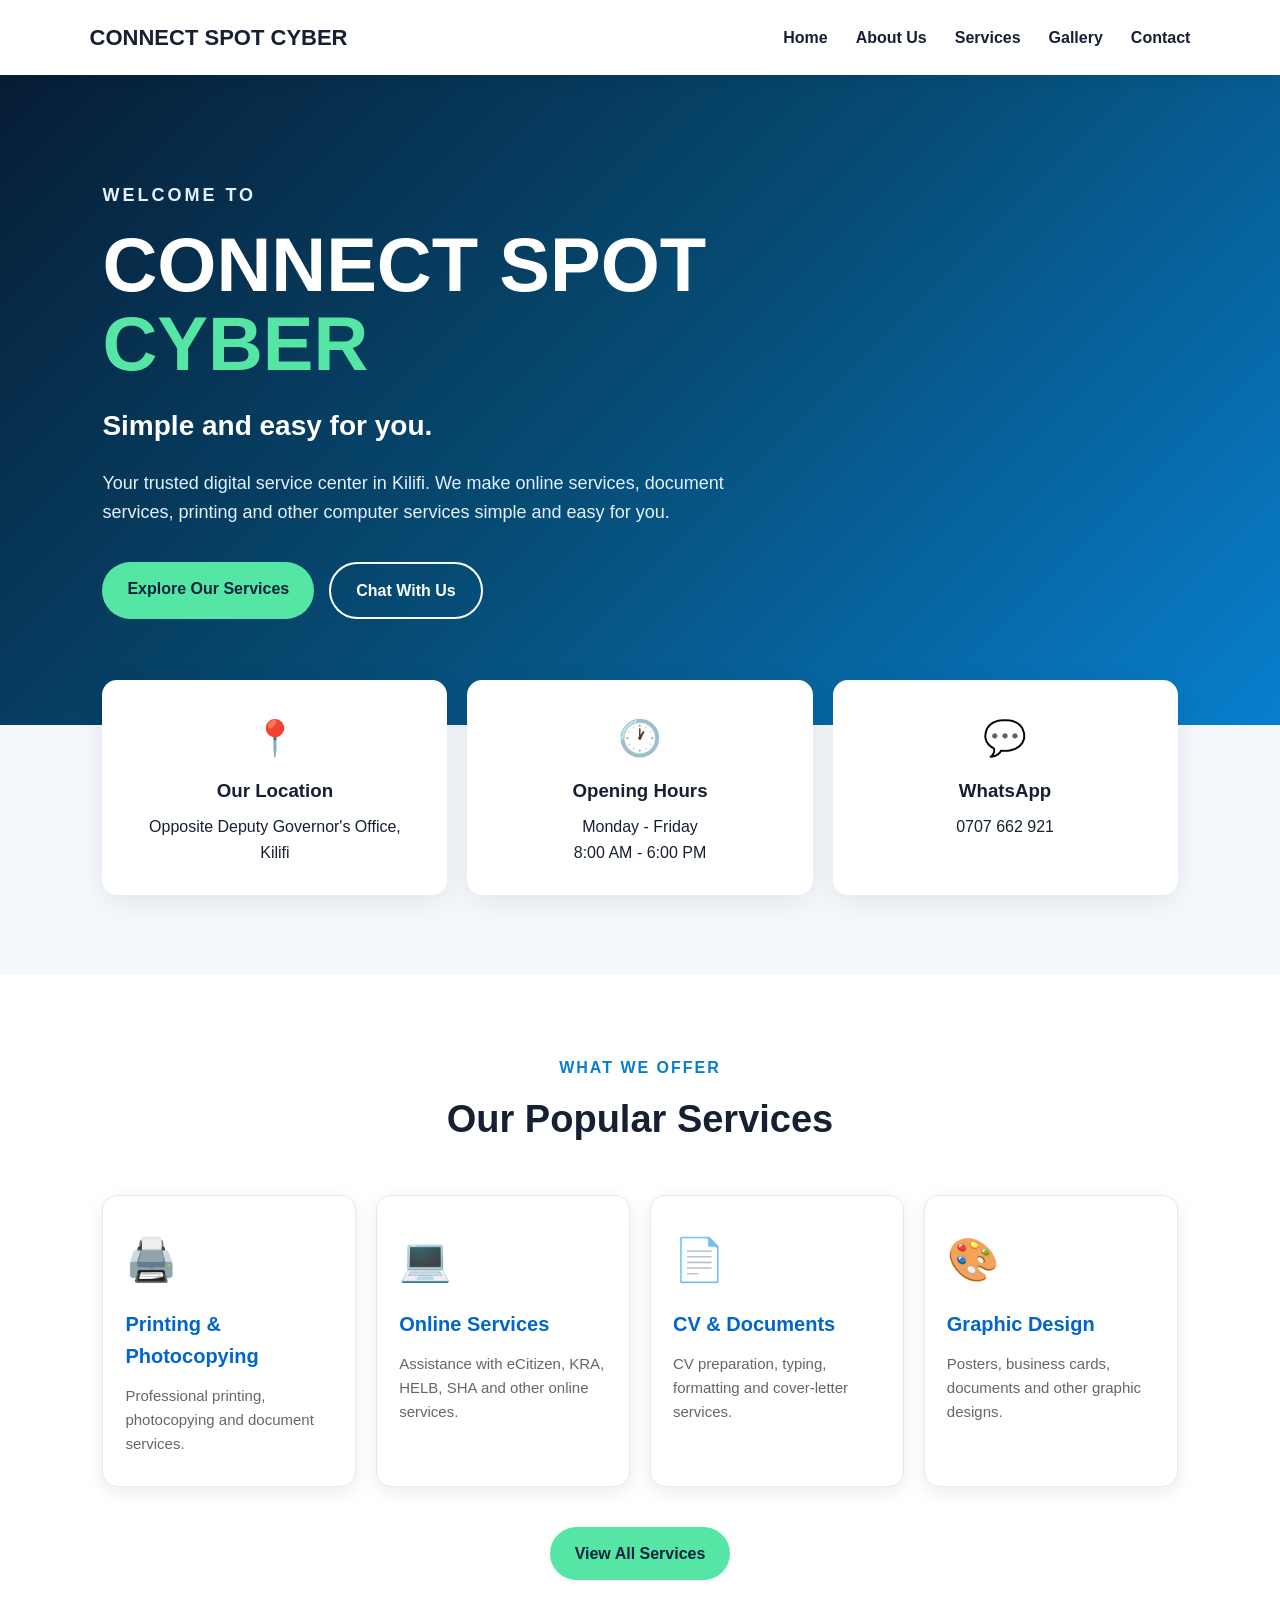
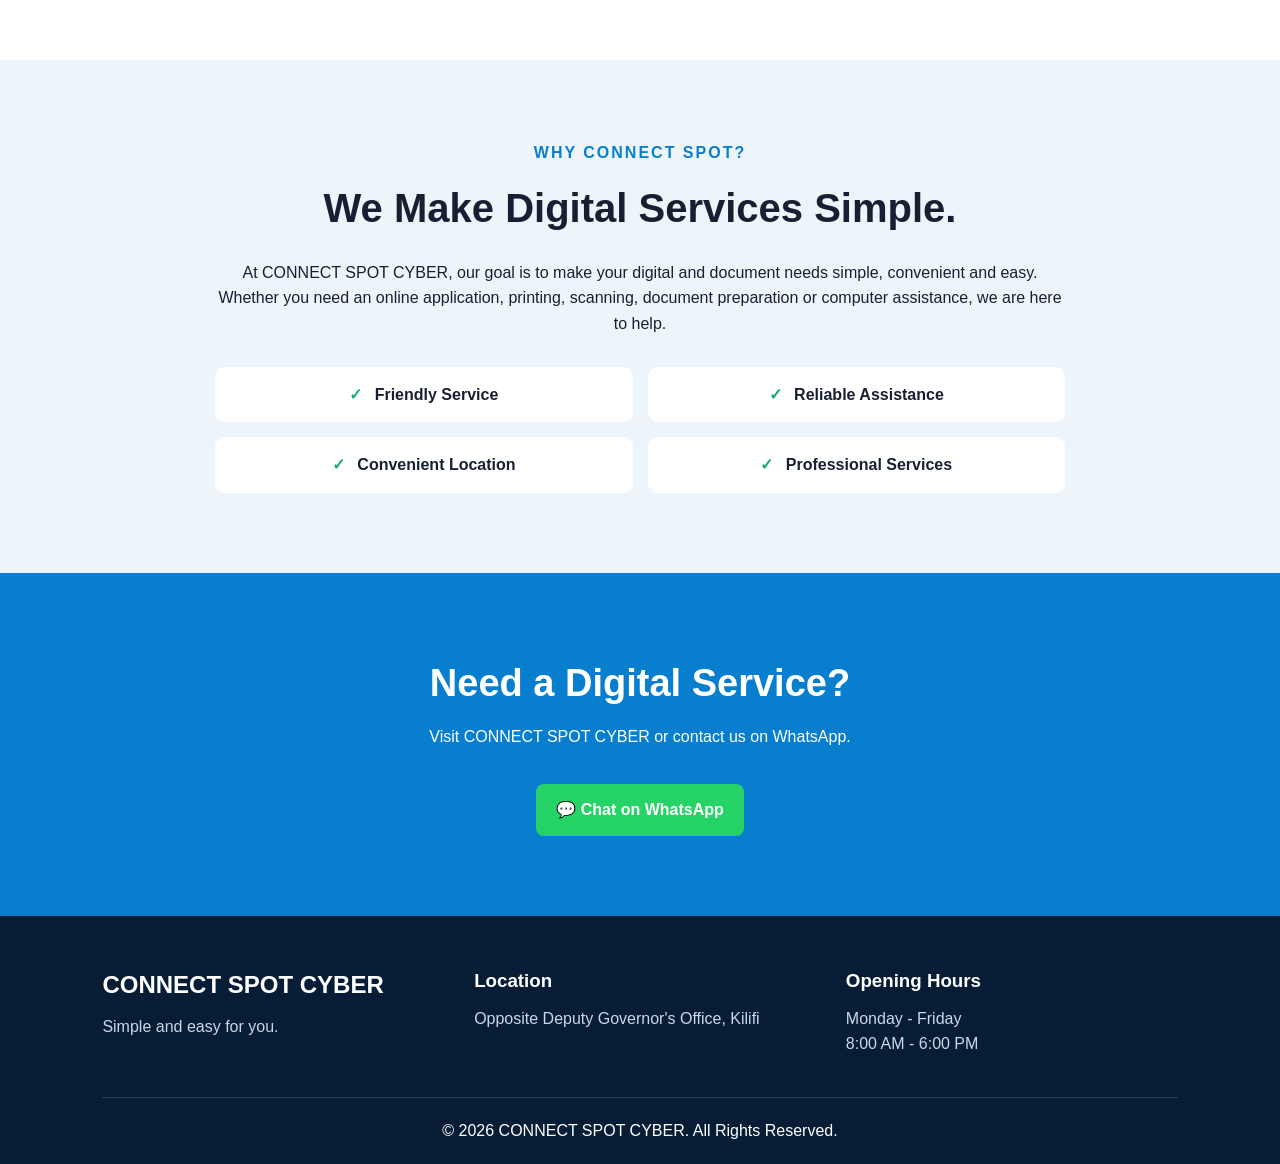
<file: index.html>
<!DOCTYPE html>
<html lang="en">
<head>
    <meta charset="UTF-8">
    <meta name="viewport" content="width=device-width, initial-scale=1.0">

    <title>CONNECT SPOT CYBER | Kilifi</title>

    <link rel="stylesheet" href="css/style.css">
</head>

<body>

    <!-- Navigation Bar -->
    <header>
        <nav class="navbar">

    <div class="logo">
        CONNECT SPOT CYBER
    </div>
<button type="button" class="menu-toggle" id="menuToggle">
    ☰
</button>

    <ul class="nav-links" id="navLinks">
        <li><a href="index.html">Home</a></li>
        <li><a href="about.html">About Us</a></li>
        <li><a href="services.html">Services</a></li>
        <li><a href="gallery.html">Gallery</a></li>
        <li><a href="contact.html">Contact</a></li>
    </ul>

</nav>
    </header>


    <!-- Hero Section -->
    <section class="hero">

        <div class="hero-content">

            <p class="welcome">WELCOME TO</p>

            <h1>CONNECT SPOT <span>CYBER</span></h1>

            <h2>Simple and easy for you.</h2>

            <p>
                Your trusted digital service center in Kilifi.
                We make online services, document services,
                printing and other computer services simple and easy for you.
            </p>

            <div class="hero-buttons">
                <a href="services.html" class="primary-btn">
                    Explore Our Services
                </a>

                <a href="https://wa.me/254707662921" class="secondary-btn">
                    Chat With Us
                </a>
            </div>

        </div>

    </section>


    <!-- Quick Information -->
    <section class="quick-info">

        <div class="info-card">
            <div class="icon">📍</div>
            <h3>Our Location</h3>
            <p>Opposite Deputy Governor's Office, Kilifi</p>
        </div>

        <div class="info-card">
            <div class="icon">🕐</div>
            <h3>Opening Hours</h3>
            <p>Monday - Friday<br>8:00 AM - 6:00 PM</p>
        </div>

        <div class="info-card">
            <div class="icon">💬</div>
            <h3>WhatsApp</h3>
            <p>0707 662 921</p>
        </div>

    </section>


    <!-- Services Preview -->
    <section class="services-preview">

        <div class="section-title">
            <p>WHAT WE OFFER</p>
            <h2>Our Popular Services</h2>
        </div>

        <div class="service-cards">

            <div class="service-card">
                <div class="service-icon">🖨️</div>
                <h3>Printing & Photocopying</h3>
                <p>
                    Professional printing, photocopying and document services.
                </p>
            </div>

            <div class="service-card">
                <div class="service-icon">💻</div>
                <h3>Online Services</h3>
                <p>
                    Assistance with eCitizen, KRA, HELB, SHA and other online services.
                </p>
            </div>

            <div class="service-card">
                <div class="service-icon">📄</div>
                <h3>CV & Documents</h3>
                <p>
                    CV preparation, typing, formatting and cover-letter services.
                </p>
            </div>

            <div class="service-card">
                <div class="service-icon">🎨</div>
                <h3>Graphic Design</h3>
                <p>
                    Posters, business cards, documents and other graphic designs.
                </p>
            </div>

        </div>

        <div class="view-services">
            <a href="services.html" class="primary-btn">
                View All Services
            </a>
        </div>

    </section>


    <!-- Why Choose Us -->
    <section class="why-us">

        <div class="why-content">

            <p class="section-label">WHY CONNECT SPOT?</p>

            <h2>We Make Digital Services Simple.</h2>

            <p>
                At CONNECT SPOT CYBER, our goal is to make your digital
                and document needs simple, convenient and easy.
                Whether you need an online application, printing,
                scanning, document preparation or computer assistance,
                we are here to help.
            </p>

            <div class="features">

                <div>
                    <span>✓</span>
                    Friendly Service
                </div>

                <div>
                    <span>✓</span>
                    Reliable Assistance
                </div>

                <div>
                    <span>✓</span>
                    Convenient Location
                </div>

                <div>
                    <span>✓</span>
                    Professional Services
                </div>

            </div>

        </div>

    </section>


    <!-- Call To Action -->
    <section class="cta">

        <h2>Need a Digital Service?</h2>

        <p>
            Visit CONNECT SPOT CYBER or contact us on WhatsApp.
        </p>

        <a href="https://wa.me/254707662921" class="whatsapp-btn">
            💬 Chat on WhatsApp
        </a>

    </section>


    <!-- Footer -->
    <footer>

        <div class="footer-content">

            <div>
                <h2>CONNECT SPOT CYBER</h2>
                <p>Simple and easy for you.</p>
            </div>

            <div>
                <h3>Location</h3>
                <p>Opposite Deputy Governor's Office, Kilifi</p>
            </div>

            <div>
                <h3>Opening Hours</h3>
                <p>Monday - Friday<br>8:00 AM - 6:00 PM</p>
            </div>

        </div>

        <div class="copyright">
            <p>
                © 2026 CONNECT SPOT CYBER. All Rights Reserved.
            </p>
        </div>

    </footer>


    <script src="css/js/script.js"></script>
</body>
</html>
</file>
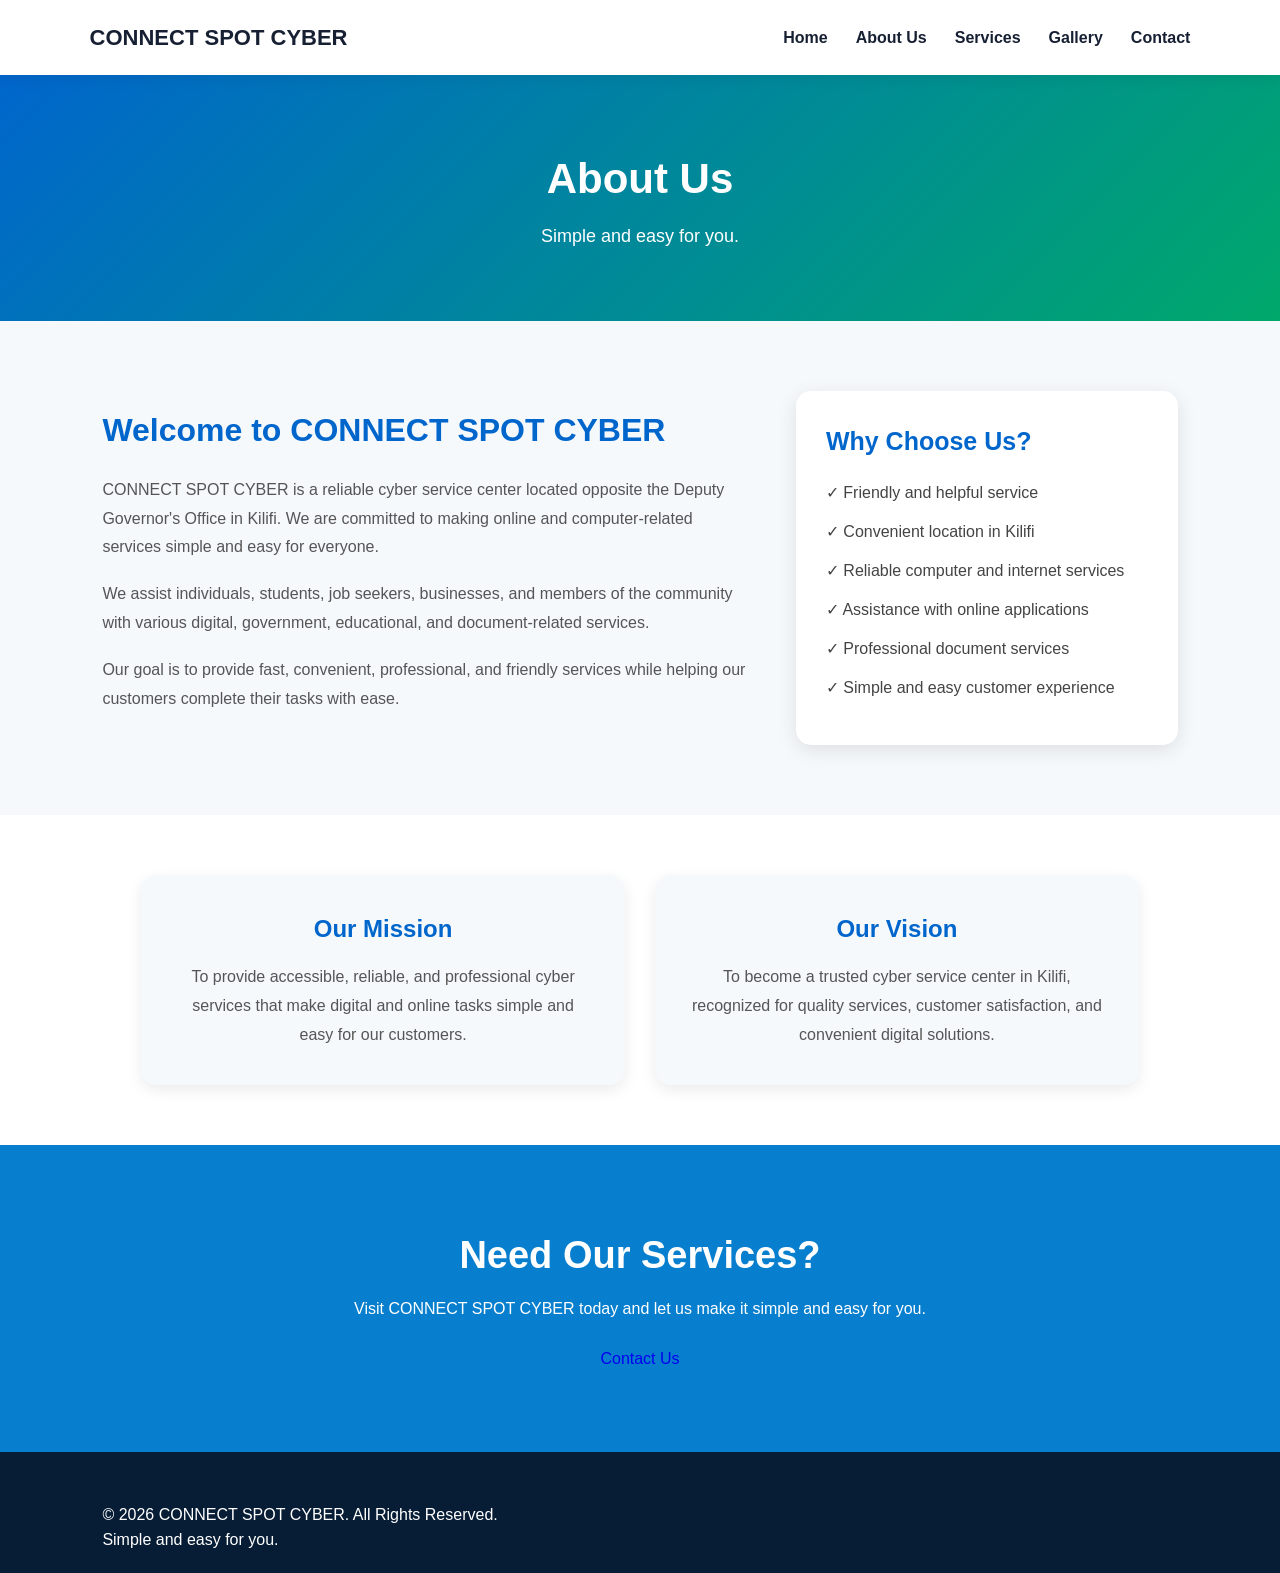
<file: about.html>
<!DOCTYPE html>
<html lang="en">
<head>
    <meta charset="UTF-8">
    <meta name="viewport" content="width=device-width, initial-scale=1.0">
    <title>About Us - CONNECT SPOT CYBER</title>

    <link rel="stylesheet" href="css/style.css">
</head>

<body>

    <!-- Navigation Bar -->
    <header>
<nav class="navbar">

    <div class="logo">
        CONNECT SPOT CYBER
    </div>

    <button class="menu-toggle" id="menuToggle">
        ☰
    </button>

    <ul class="nav-links" id="navLinks">
        <li><a href="index.html">Home</a></li>
        <li><a href="about.html">About Us</a></li>
        <li><a href="services.html">Services</a></li>
        <li><a href="gallery.html">Gallery</a></li>
        <li><a href="contact.html">Contact</a></li>
    </ul>

</nav>
    </header>


    <!-- About Hero Section -->
    <section class="page-hero">
        <h1>About Us</h1>
        <p>Simple and easy for you.</p>
    </section>


    <!-- About Us Content -->
    <section class="about-section">

        <div class="about-content">

            <div class="about-text">
                <h2>Welcome to CONNECT SPOT CYBER</h2>

                <p>
                    CONNECT SPOT CYBER is a reliable cyber service center
                    located opposite the Deputy Governor's Office in Kilifi.
                    We are committed to making online and computer-related
                    services simple and easy for everyone.
                </p>

                <p>
                    We assist individuals, students, job seekers, businesses,
                    and members of the community with various digital,
                    government, educational, and document-related services.
                </p>

                <p>
                    Our goal is to provide fast, convenient, professional,
                    and friendly services while helping our customers
                    complete their tasks with ease.
                </p>
            </div>


            <div class="about-card">
                <h3>Why Choose Us?</h3>

                <ul>
                    <li>✓ Friendly and helpful service</li>
                    <li>✓ Convenient location in Kilifi</li>
                    <li>✓ Reliable computer and internet services</li>
                    <li>✓ Assistance with online applications</li>
                    <li>✓ Professional document services</li>
                    <li>✓ Simple and easy customer experience</li>
                </ul>
            </div>

        </div>

    </section>


    <!-- Mission and Vision -->
    <section class="mission-section">

        <div class="mission-card">
            <h2>Our Mission</h2>

            <p>
                To provide accessible, reliable, and professional cyber
                services that make digital and online tasks simple and easy
                for our customers.
            </p>
        </div>


        <div class="mission-card">
            <h2>Our Vision</h2>

            <p>
                To become a trusted cyber service center in Kilifi,
                recognized for quality services, customer satisfaction,
                and convenient digital solutions.
            </p>
        </div>

    </section>


    <!-- Call To Action -->
    <section class="cta">
        <h2>Need Our Services?</h2>

        <p>
            Visit CONNECT SPOT CYBER today and let us make it simple and easy for you.
        </p>

        <a href="contact.html" class="btn">Contact Us</a>
    </section>


    <!-- Footer -->
    <footer>
        <p>
            &copy; 2026 CONNECT SPOT CYBER. All Rights Reserved.
        </p>

        <p>
            Simple and easy for you.
        </p>
    </footer>
<script src="css/js/script.js"></script>
</body>
</html>
</file>
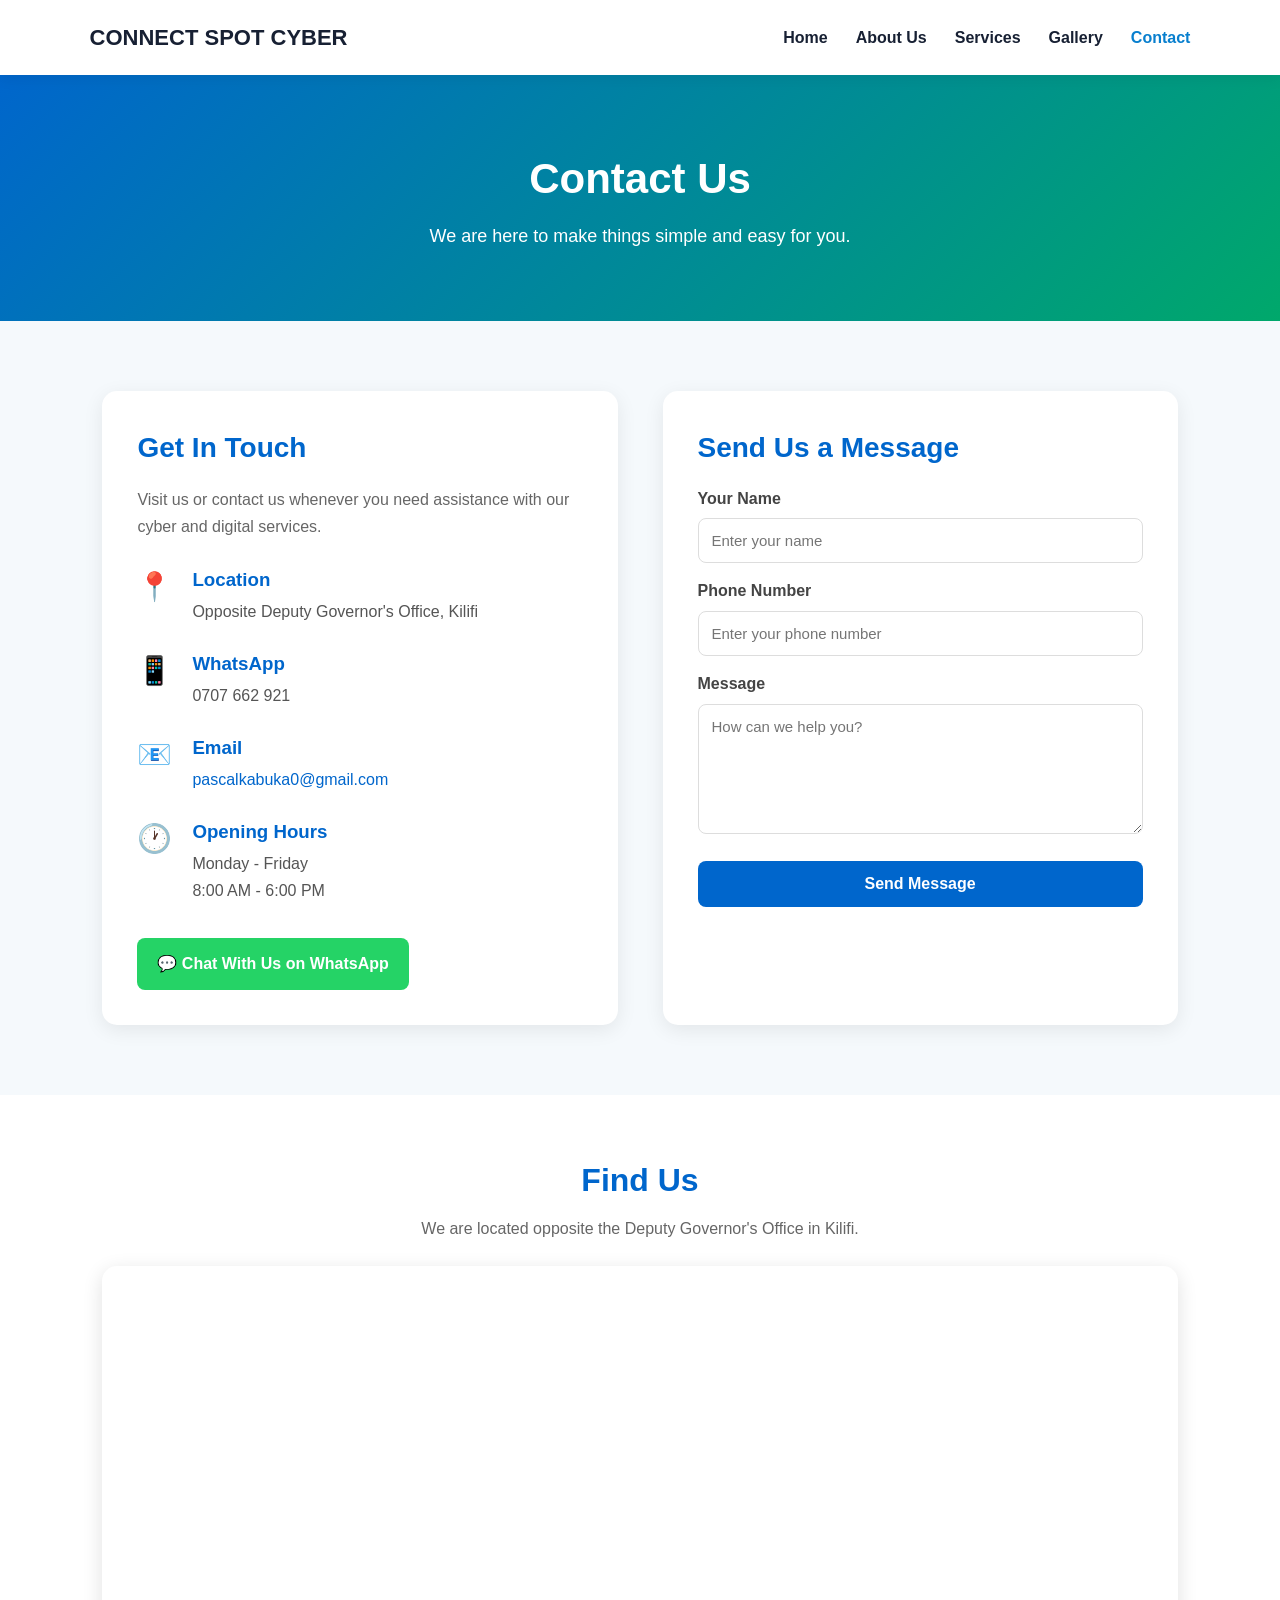
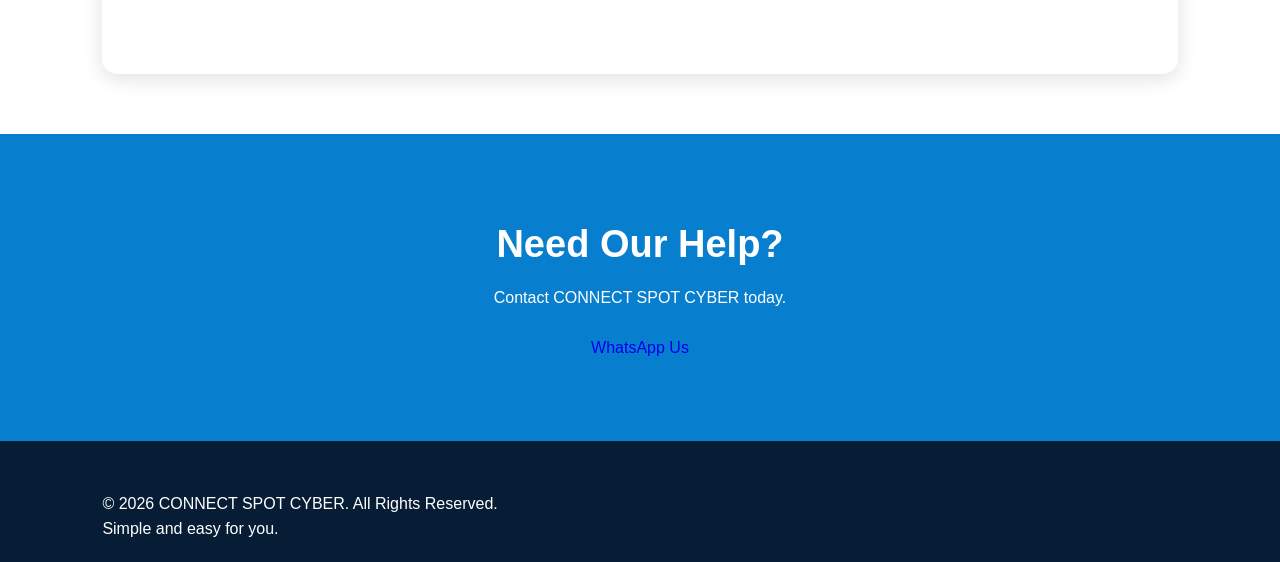
<file: contact.html>
<!DOCTYPE html>
<html lang="en">
<head>
    <meta charset="UTF-8">
    <meta name="viewport" content="width=device-width, initial-scale=1.0">

    <title>Contact Us - CONNECT SPOT CYBER</title>

    <link rel="stylesheet" href="css/style.css">
</head>

<body>

    <!-- Navigation Bar -->
    <header>
        <nav class="navbar">

    <div class="logo">
        CONNECT SPOT CYBER
    </div>

    <button class="menu-toggle" id="menuToggle">
        ☰
    </button>

    <ul class="nav-links" id="navLinks">
        <li><a href="index.html">Home</a></li>
        <li><a href="about.html">About Us</a></li>
        <li><a href="services.html">Services</a></li>
        <li><a href="gallery.html">Gallery</a></li>
        <li><a href="contact.html" class="active">Contact</a></li>
    </ul>

</nav>
    </header>


    <!-- Contact Hero -->
    <section class="page-hero">

        <h1>Contact Us</h1>

        <p>
            We are here to make things simple and easy for you.
        </p>

    </section>


    <!-- Contact Section -->
    <section class="contact-section">

        <div class="contact-container">


            <!-- Contact Information -->
            <div class="contact-info">

                <h2>Get In Touch</h2>

                <p>
                    Visit us or contact us whenever you need assistance
                    with our cyber and digital services.
                </p>


                <div class="contact-item">

                    <div class="contact-icon">📍</div>

                    <div>
                        <h3>Location</h3>
                        <p>Opposite Deputy Governor's Office, Kilifi</p>
                    </div>

                </div>


                <div class="contact-item">

                    <div class="contact-icon">📱</div>

                    <div>
                        <h3>WhatsApp</h3>
                        <p>0707 662 921</p>
                    </div>

                </div>
                <div class="contact-item">

    <div class="contact-icon">📧</div>

    <div>
        <h3>Email</h3>
        <p>
            <a href="mailto:pascalkabuka0@gmail.com">
                pascalkabuka0@gmail.com
            </a>
        </p>
    </div>

</div>


                <div class="contact-item">

                    <div class="contact-icon">🕐</div>

                    <div>
                        <h3>Opening Hours</h3>
                        <p>Monday - Friday</p>
                        <p>8:00 AM - 6:00 PM</p>
                    </div>

                </div>


                <a
                    href="https://wa.me/254707662921"
                    target="_blank"
                    class="whatsapp-btn">
                    💬 Chat With Us on WhatsApp
                </a>

            </div>


            <!-- Contact Form -->
<div class="contact-form">

    <h2>Send Us a Message</h2>

    <form action="https://formspree.io/f/mnpjdbpn" method="POST">

        <label for="name">Your Name</label>

        <input
            type="text"
            id="name"
            name="name"
            placeholder="Enter your name"
            required
        >


        <label for="phone">Phone Number</label>

        <input
            type="tel"
            id="phone"
            name="phone"
            placeholder="Enter your phone number"
            required
        >


        <label for="message">Message</label>

        <textarea
            id="message"
            name="message"
            rows="6"
            placeholder="How can we help you?"
            required
        ></textarea>


        <button type="submit">
            Send Message
        </button>

    </form>

</div>

    </section>


    <!-- Map -->
    <section class="map-section">

        <h2>Find Us</h2>

        <p>
            We are located opposite the Deputy Governor's Office in Kilifi.
        </p>

        <div class="map-container">

            <iframe
                src="https://www.google.com/maps?q=Kilifi%20County%20Government%20Office&output=embed"
                width="100%"
                height="400"
                style="border:0;"
                allowfullscreen=""
                loading="lazy">
            </iframe>

        </div>

    </section>


    <!-- Call To Action -->
    <section class="cta">

        <h2>Need Our Help?</h2>

        <p>
            Contact CONNECT SPOT CYBER today.
        </p>

        <a
            href="https://wa.me/254707662921"
            target="_blank"
            class="btn">
            WhatsApp Us
        </a>

    </section>


    <!-- Footer -->
    <footer>

        <p>
            &copy; 2026 CONNECT SPOT CYBER. All Rights Reserved.
        </p>

        <p>
            Simple and easy for you.
        </p>

    </footer>


    <script src="css/js/script.js"></script>

</body>
</html>
</file>
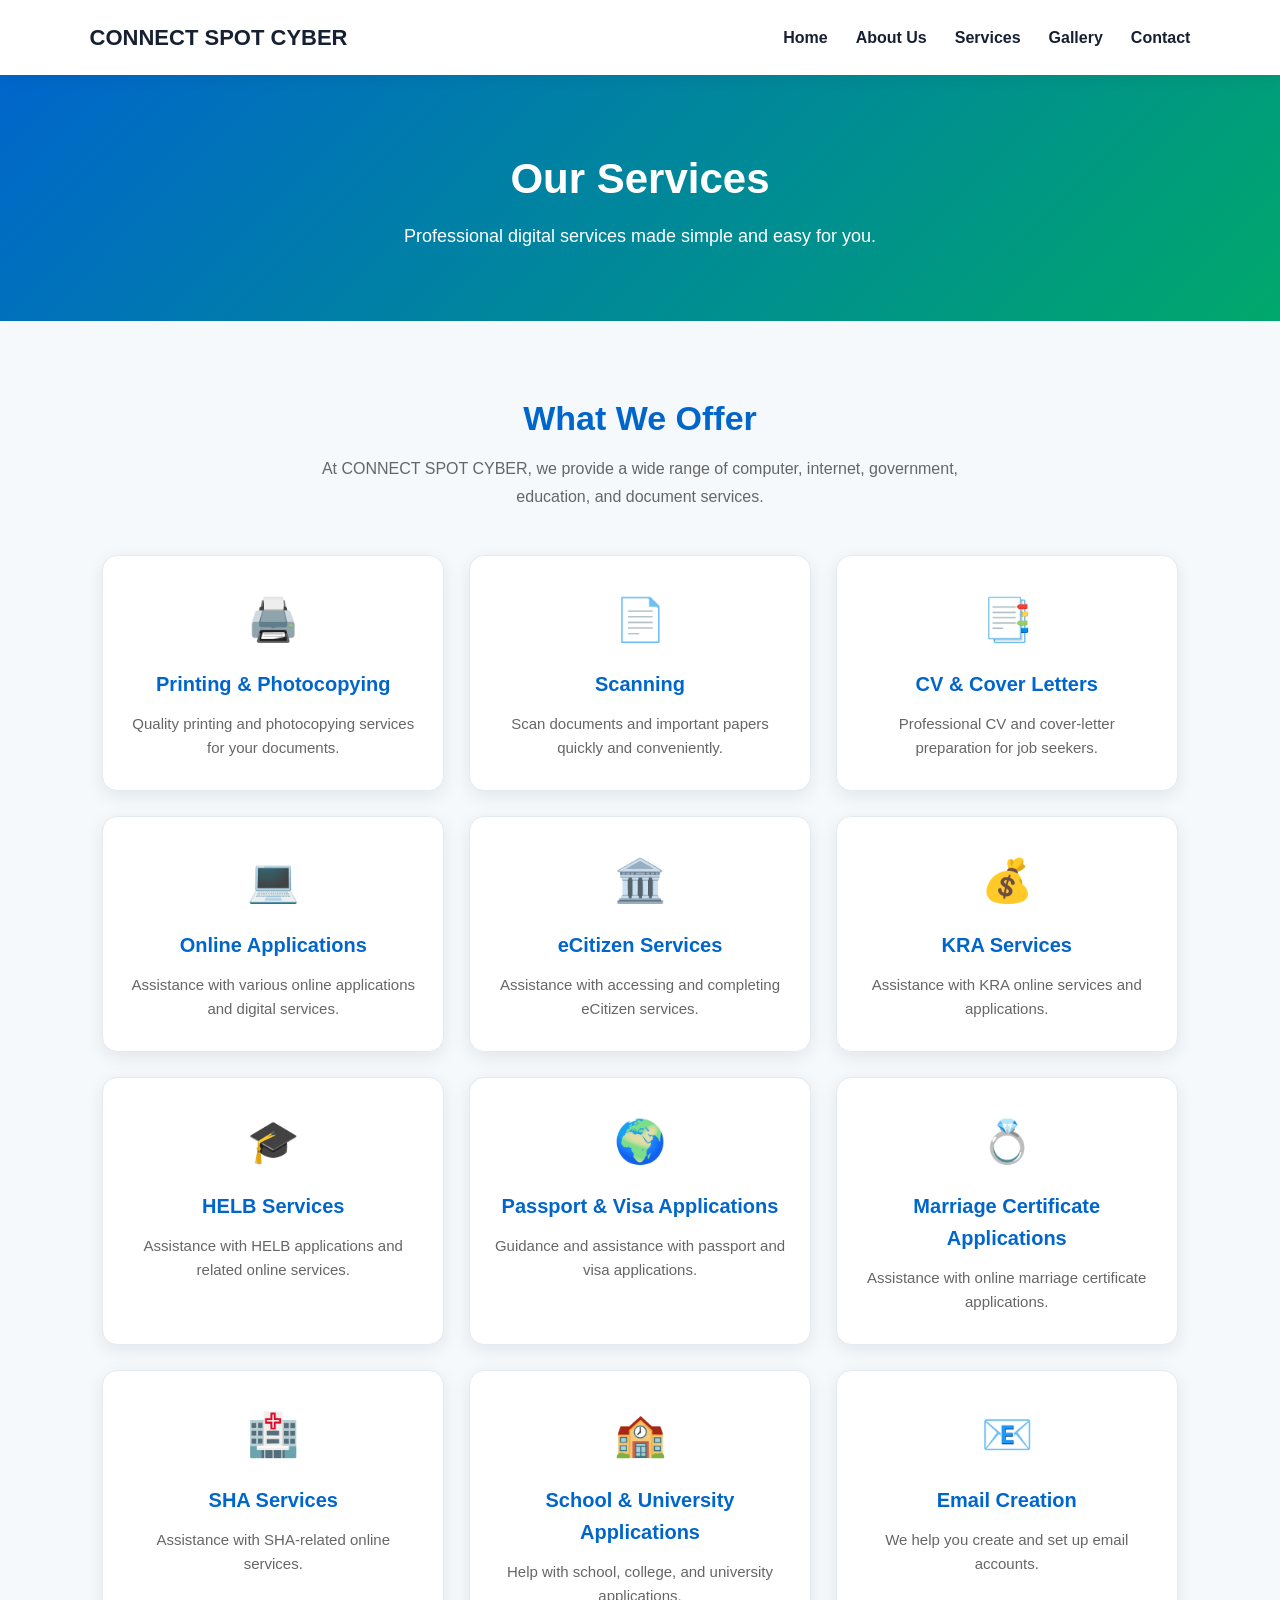
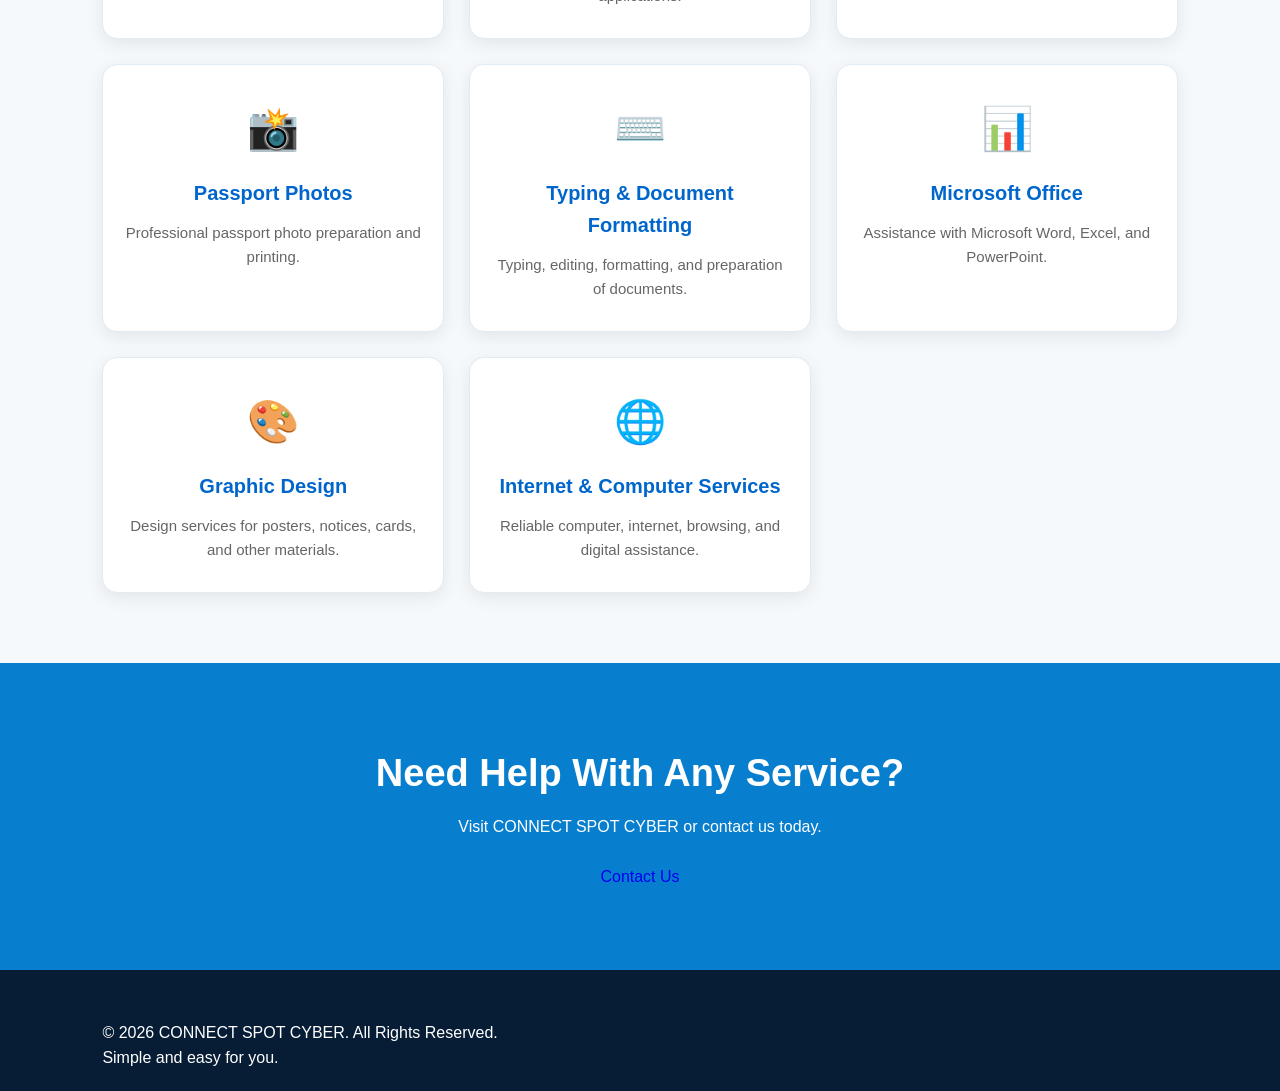
<file: services.html>
<!DOCTYPE html>
<html lang="en">
<head>
    <meta charset="UTF-8">
    <meta name="viewport" content="width=device-width, initial-scale=1.0">
    <title>Services - CONNECT SPOT CYBER</title>

    <link rel="stylesheet" href="css/style.css">
</head>

<body>

    <!-- Navigation Bar -->
    <header>
        <nav class="navbar">

    <div class="logo">
        CONNECT SPOT CYBER
    </div>

    <button class="menu-toggle" id="menuToggle">
        ☰
    </button>

    <ul class="nav-links" id="navLinks">
        <li><a href="index.html">Home</a></li>
        <li><a href="about.html">About Us</a></li>
        <li><a href="services.html">Services</a></li>
        <li><a href="gallery.html">Gallery</a></li>
        <li><a href="contact.html">Contact</a></li>
    </ul>

</nav>
    </header>


    <!-- Services Hero -->
    <section class="page-hero">
        <h1>Our Services</h1>
        <p>Professional digital services made simple and easy for you.</p>
    </section>


    <!-- Services -->
    <section class="services-section">

        <h2>What We Offer</h2>

        <p class="services-intro">
            At CONNECT SPOT CYBER, we provide a wide range of computer,
            internet, government, education, and document services.
        </p>


        <div class="services-grid">

            <div class="service-card">
                <div class="service-icon">🖨️</div>
                <h3>Printing & Photocopying</h3>
                <p>Quality printing and photocopying services for your documents.</p>
            </div>

            <div class="service-card">
                <div class="service-icon">📄</div>
                <h3>Scanning</h3>
                <p>Scan documents and important papers quickly and conveniently.</p>
            </div>

            <div class="service-card">
                <div class="service-icon">📑</div>
                <h3>CV & Cover Letters</h3>
                <p>Professional CV and cover-letter preparation for job seekers.</p>
            </div>

            <div class="service-card">
                <div class="service-icon">💻</div>
                <h3>Online Applications</h3>
                <p>Assistance with various online applications and digital services.</p>
            </div>

            <div class="service-card">
                <div class="service-icon">🏛️</div>
                <h3>eCitizen Services</h3>
                <p>Assistance with accessing and completing eCitizen services.</p>
            </div>

            <div class="service-card">
                <div class="service-icon">💰</div>
                <h3>KRA Services</h3>
                <p>Assistance with KRA online services and applications.</p>
            </div>

            <div class="service-card">
                <div class="service-icon">🎓</div>
                <h3>HELB Services</h3>
                <p>Assistance with HELB applications and related online services.</p>
            </div>

            <div class="service-card">
                <div class="service-icon">🌍</div>
                <h3>Passport & Visa Applications</h3>
                <p>Guidance and assistance with passport and visa applications.</p>
            </div>

            <div class="service-card">
                <div class="service-icon">💍</div>
                <h3>Marriage Certificate Applications</h3>
                <p>Assistance with online marriage certificate applications.</p>
            </div>

            <div class="service-card">
                <div class="service-icon">🏥</div>
                <h3>SHA Services</h3>
                <p>Assistance with SHA-related online services.</p>
            </div>

            <div class="service-card">
                <div class="service-icon">🏫</div>
                <h3>School & University Applications</h3>
                <p>Help with school, college, and university applications.</p>
            </div>

            <div class="service-card">
                <div class="service-icon">📧</div>
                <h3>Email Creation</h3>
                <p>We help you create and set up email accounts.</p>
            </div>

            <div class="service-card">
                <div class="service-icon">📸</div>
                <h3>Passport Photos</h3>
                <p>Professional passport photo preparation and printing.</p>
            </div>

            <div class="service-card">
                <div class="service-icon">⌨️</div>
                <h3>Typing & Document Formatting</h3>
                <p>Typing, editing, formatting, and preparation of documents.</p>
            </div>

            <div class="service-card">
                <div class="service-icon">📊</div>
                <h3>Microsoft Office</h3>
                <p>Assistance with Microsoft Word, Excel, and PowerPoint.</p>
            </div>

            <div class="service-card">
                <div class="service-icon">🎨</div>
                <h3>Graphic Design</h3>
                <p>Design services for posters, notices, cards, and other materials.</p>
            </div>

            <div class="service-card">
                <div class="service-icon">🌐</div>
                <h3>Internet & Computer Services</h3>
                <p>Reliable computer, internet, browsing, and digital assistance.</p>
            </div>

        </div>

    </section>


    <!-- Call To Action -->
    <section class="cta">

        <h2>Need Help With Any Service?</h2>

        <p>
            Visit CONNECT SPOT CYBER or contact us today.
        </p>

        <a href="contact.html" class="btn">Contact Us</a>

    </section>


    <!-- Footer -->
    <footer>

        <p>
            &copy; 2026 CONNECT SPOT CYBER. All Rights Reserved.
        </p>

        <p>
            Simple and easy for you.
        </p>

    </footer>
<script src="css/js/script.js"></script>
</body>
</html>
</file>
<file: css/style.css>
/* =========================
   GENERAL
========================= */

* {
    margin: 0;
    padding: 0;
    box-sizing: border-box;
}

html {
    scroll-behavior: smooth;
}

body {
    font-family: Arial, Helvetica, sans-serif;
    background: #f5f8fc;
    color: #172033;
    line-height: 1.6;
}

a {
    text-decoration: none;
}

section {
    padding: 80px 8%;
}


/* =========================
   NAVIGATION
========================= */

header {
    background: #ffffff;
    box-shadow: 0 2px 15px rgba(0, 0, 0, 0.08);
    position: sticky;
    top: 0;
    z-index: 1000;
}

.navbar {
    min-height: 75px;
    padding: 0 7%;
    display: flex;
    align-items: center;
    justify-content: space-between;
    gap: 25px;
}

.logo {
    font-size: 22px;
    font-weight: 800;
    color: #172033;
    position: relative;
    line-height: 1;
}

.logo span {
    color: #087fce;
}

.logo small {
    display: block;
    color: #19a974;
    font-size: 11px;
    letter-spacing: 4px;
    margin-top: 5px;
}

.nav-links {
    display: flex;
    list-style: none;
    gap: 28px;
}

.nav-links a {
    color: #172033;
    font-weight: 600;
    transition: 0.3s;
}

.nav-links a:hover,
.nav-links a.active {
    color: #087fce;
}

.whatsapp-btn {
    background: #19a974;
    color: white;
    padding: 11px 20px;
    border-radius: 25px;
    font-weight: bold;
    display: inline-block;
    transition: 0.3s;
}

.whatsapp-btn:hover {
    transform: translateY(-2px);
}


/* =========================
   HERO
========================= */

.hero {
    min-height: 650px;
    display: flex;
    align-items: center;
    background: linear-gradient(
        135deg,
        #071d35,
        #064c75,
        #087fce
    );
    color: white;
}

.hero-content {
    max-width: 750px;
}

.welcome {
    color: #55e6a5;
    font-weight: bold;
    letter-spacing: 3px;
    margin-bottom: 15px;
}

.hero h1 {
    font-size: clamp(42px, 7vw, 76px);
    line-height: 1.05;
    margin-bottom: 20px;
}

.hero h1 span {
    color: #55e6a5;
}

.hero h2 {
    font-size: 28px;
    margin-bottom: 20px;
}

.hero p {
    font-size: 18px;
    max-width: 650px;
    color: #e4f2ff;
}

.hero-buttons {
    margin-top: 35px;
    display: flex;
    gap: 15px;
    flex-wrap: wrap;
}

.primary-btn,
.secondary-btn {
    padding: 14px 25px;
    border-radius: 30px;
    font-weight: bold;
    display: inline-block;
    transition: 0.3s;
}

.primary-btn {
    background: #55e6a5;
    color: #06233d;
}

.secondary-btn {
    border: 2px solid white;
    color: white;
}

.primary-btn:hover,
.secondary-btn:hover {
    transform: translateY(-3px);
}


/* =========================
   QUICK INFORMATION
========================= */

.quick-info {
    margin-top: -45px;
    position: relative;
    padding-top: 0;
    display: grid;
    grid-template-columns: repeat(3, 1fr);
    gap: 20px;
}

.info-card {
    background: white;
    padding: 30px;
    text-align: center;
    border-radius: 15px;
    box-shadow: 0 8px 30px rgba(0, 0, 0, 0.08);
}

.icon {
    font-size: 35px;
    margin-bottom: 10px;
}

.info-card h3 {
    margin-bottom: 8px;
}


/* =========================
   SERVICES
========================= */

.services-preview {
    background: white;
}

.section-title {
    text-align: center;
    margin-bottom: 45px;
}

.section-title p,
.section-label {
    color: #087fce;
    font-weight: bold;
    letter-spacing: 2px;
}

.section-title h2 {
    font-size: 38px;
    margin-top: 8px;
}

.service-cards {
    display: grid;
    grid-template-columns: repeat(4, 1fr);
    gap: 20px;
}

.service-card {
    padding: 30px;
    border-radius: 15px;
    background: #f5f8fc;
    border: 1px solid #e2eaf2;
    transition: 0.3s;
}

.service-card:hover {
    transform: translateY(-7px);
    box-shadow: 0 10px 25px rgba(0, 0, 0, 0.08);
}

.service-icon {
    font-size: 38px;
    margin-bottom: 15px;
}

.service-card h3 {
    margin-bottom: 10px;
}

.view-services {
    text-align: center;
    margin-top: 40px;
}


/* =========================
   WHY US
========================= */

.why-us {
    background: #eef5fa;
}

.why-content {
    max-width: 850px;
    margin: auto;
    text-align: center;
}

.why-content h2 {
    font-size: 40px;
    margin: 10px 0 20px;
}

.features {
    margin-top: 30px;
    display: grid;
    grid-template-columns: repeat(2, 1fr);
    gap: 15px;
}

.features div {
    background: white;
    padding: 15px;
    border-radius: 10px;
    font-weight: bold;
}

.features span {
    color: #19a974;
    margin-right: 8px;
}


/* =========================
   CALL TO ACTION
========================= */

.cta {
    text-align: center;
    background: #087fce;
    color: white;
}

.cta h2 {
    font-size: 38px;
}

.cta p {
    margin: 10px 0 25px;
}


/* =========================
   FOOTER
========================= */

footer {
    background: #071d35;
    color: white;
    padding: 50px 8% 20px;
}

.footer-content {
    display: grid;
    grid-template-columns: repeat(3, 1fr);
    gap: 40px;
}

.footer-content h2,
.footer-content h3 {
    margin-bottom: 10px;
}

.footer-content p {
    color: #c8d8e8;
}

.copyright {
    text-align: center;
    border-top: 1px solid #29415a;
    margin-top: 40px;
    padding-top: 20px;
}


/* =========================
   MOBILE
========================= */

@media (max-width: 900px) {

    .navbar {
        flex-wrap: wrap;
        padding: 15px 5%;
    }

    .nav-links {
        order: 3;
        width: 100%;
        justify-content: center;
        flex-wrap: wrap;
        gap: 15px;
    }

    .service-cards {
        grid-template-columns: repeat(2, 1fr);
    }

    .quick-info {
        grid-template-columns: 1fr;
    }

    .footer-content {
        grid-template-columns: 1fr;
    }
}

@media (max-width: 600px) {

    section {
        padding: 60px 5%;
    }

    .hero {
        min-height: 600px;
    }

    .hero h1 {
        font-size: 45px;
    }

    .hero h2 {
        font-size: 23px;
    }

    .service-cards {
        grid-template-columns: 1fr;
    }

    .features {
        grid-template-columns: 1fr;
    }

    .section-title h2,
    .why-content h2,
    .cta h2 {
        font-size: 30px;
    }
}
/* ==============================
   ABOUT US PAGE
   ============================== */

.page-hero {
    background: linear-gradient(135deg, #0066cc, #00a86b);
    color: white;
    text-align: center;
    padding: 70px 20px;
}

.page-hero h1 {
    font-size: 42px;
    margin-bottom: 10px;
}

.page-hero p {
    font-size: 18px;
}


/* About Section */

.about-section {
    padding: 70px 8%;
    background: #f5f9fc;
}

.about-content {
    display: flex;
    gap: 50px;
    align-items: center;
    max-width: 1100px;
    margin: auto;
}

.about-text {
    flex: 2;
}

.about-text h2 {
    color: #0066cc;
    font-size: 32px;
    margin-bottom: 20px;
}

.about-text p {
    color: #555;
    line-height: 1.8;
    margin-bottom: 18px;
    font-size: 16px;
}


/* Why Choose Us Card */

.about-card {
    flex: 1;
    background: white;
    padding: 30px;
    border-radius: 15px;
    box-shadow: 0 5px 20px rgba(0, 0, 0, 0.1);
}

.about-card h3 {
    color: #0066cc;
    font-size: 25px;
    margin-bottom: 20px;
}

.about-card ul {
    list-style: none;
    padding: 0;
}

.about-card li {
    margin-bottom: 15px;
    color: #444;
    line-height: 1.5;
}


/* Mission and Vision */

.mission-section {
    display: flex;
    gap: 30px;
    justify-content: center;
    padding: 60px 8%;
    background: white;
}

.mission-card {
    width: 45%;
    padding: 35px;
    background: #f5f9fc;
    border-radius: 15px;
    text-align: center;
    box-shadow: 0 5px 15px rgba(0, 0, 0, 0.08);
}

.mission-card h2 {
    color: #0066cc;
    margin-bottom: 15px;
}

.mission-card p {
    color: #555;
    line-height: 1.8;
}


/* About Page Mobile Design */

@media (max-width: 768px) {

    .page-hero h1 {
        font-size: 32px;
    }

    .about-content {
        flex-direction: column;
    }

    .about-card {
        width: 100%;
        box-sizing: border-box;
    }

    .mission-section {
        flex-direction: column;
        padding: 40px 8%;
    }

    .mission-card {
        width: 100%;
        box-sizing: border-box;
    }
}
/* ==============================
   SERVICES PAGE
   ============================== */

.services-section {
    padding: 70px 8%;
    background: #f5f9fc;
    text-align: center;
}

.services-section > h2 {
    color: #0066cc;
    font-size: 34px;
    margin-bottom: 10px;
}

.services-intro {
    max-width: 700px;
    margin: 0 auto 45px;
    color: #666;
    line-height: 1.7;
}


/* Services Grid */

.services-grid {
    max-width: 1200px;
    margin: auto;
    display: grid;
    grid-template-columns: repeat(3, 1fr);
    gap: 25px;
}


/* Service Cards */

.service-card {
    background: white;
    padding: 30px 22px;
    border-radius: 15px;
    box-shadow: 0 5px 18px rgba(0, 0, 0, 0.08);
    transition: 0.3s;
}

.service-card:hover {
    transform: translateY(-8px);
    box-shadow: 0 10px 25px rgba(0, 0, 0, 0.15);
}


/* Service Icons */

.service-icon {
    font-size: 42px;
    margin-bottom: 15px;
}

.service-card h3 {
    color: #0066cc;
    font-size: 20px;
    margin-bottom: 12px;
}

.service-card p {
    color: #666;
    line-height: 1.6;
    font-size: 15px;
}


/* Services Mobile Design */

@media (max-width: 900px) {

    .services-grid {
        grid-template-columns: repeat(2, 1fr);
    }

}


@media (max-width: 600px) {

    .services-section {
        padding: 50px 6%;
    }

    .services-section > h2 {
        font-size: 28px;
    }

    .services-grid {
        grid-template-columns: 1fr;
    }

    .service-card {
        padding: 25px 20px;
    }

}
/* ==============================
   GALLERY PAGE
   ============================== */

.gallery-section {
    padding: 70px 8%;
    background: #f5f9fc;
    text-align: center;
}

.gallery-section h2 {
    color: #0066cc;
    font-size: 34px;
    margin-bottom: 10px;
}

.gallery-intro {
    max-width: 700px;
    margin: 0 auto 45px;
    color: #666;
    line-height: 1.7;
}


/* Gallery Grid */

.gallery-grid {
    max-width: 1200px;
    margin: auto;
    display: grid;
    grid-template-columns: repeat(3, 1fr);
    gap: 25px;
}


/* Gallery Items */

.gallery-item {
    background: white;
    border-radius: 15px;
    overflow: hidden;
    box-shadow: 0 5px 18px rgba(0, 0, 0, 0.1);
    transition: 0.3s;
}

.gallery-item:hover {
    transform: translateY(-8px);
    box-shadow: 0 10px 25px rgba(0, 0, 0, 0.18);
}


/* Gallery Images */

.gallery-item img {
    width: 100%;
    height: 230px;
    object-fit: cover;
    display: block;
}


/* Gallery Captions */

.gallery-caption {
    padding: 20px;
}

.gallery-caption h3 {
    color: #0066cc;
    margin-bottom: 8px;
    font-size: 20px;
}

.gallery-caption p {
    color: #666;
    font-size: 15px;
    line-height: 1.5;
}


/* Gallery Mobile Design */

@media (max-width: 900px) {

    .gallery-grid {
        grid-template-columns: repeat(2, 1fr);
    }

}


@media (max-width: 600px) {

    .gallery-section {
        padding: 50px 6%;
    }

    .gallery-section h2 {
        font-size: 28px;
    }

    .gallery-grid {
        grid-template-columns: 1fr;
    }

    .gallery-item img {
        height: 220px;
    }

}
/* ==============================
   CONTACT PAGE
   ============================== */

.contact-section {
    padding: 70px 8%;
    background: #f5f9fc;
}

.contact-container {
    max-width: 1100px;
    margin: auto;
    display: grid;
    grid-template-columns: 1fr 1fr;
    gap: 45px;
}


/* Contact Information */

.contact-info,
.contact-form {
    background: white;
    padding: 35px;
    border-radius: 15px;
    box-shadow: 0 5px 20px rgba(0, 0, 0, 0.08);
}

.contact-info h2,
.contact-form h2 {
    color: #0066cc;
    font-size: 28px;
    margin-bottom: 15px;
}

.contact-info > p {
    color: #666;
    line-height: 1.7;
    margin-bottom: 25px;
}


/* Contact Items */

.contact-item {
    display: flex;
    align-items: flex-start;
    gap: 15px;
    margin-bottom: 22px;
}

.contact-icon {
    font-size: 28px;
    min-width: 40px;
}

.contact-item h3 {
    color: #0066cc;
    margin-bottom: 5px;
}

.contact-item p {
    color: #555;
    margin: 3px 0;
    line-height: 1.5;
}

.contact-item a {
    color: #0066cc;
    text-decoration: none;
}

.contact-item a:hover {
    text-decoration: underline;
}


/* WhatsApp Button */

.whatsapp-btn {
    display: inline-block;
    background: #25D366;
    color: white;
    padding: 13px 20px;
    border-radius: 8px;
    text-decoration: none;
    font-weight: bold;
    margin-top: 10px;
    transition: 0.3s;
}

.whatsapp-btn:hover {
    transform: translateY(-2px);
    opacity: 0.9;
}


/* Contact Form */

.contact-form label {
    display: block;
    margin: 15px 0 7px;
    color: #444;
    font-weight: bold;
}

.contact-form input,
.contact-form textarea {
    width: 100%;
    padding: 13px;
    border: 1px solid #ddd;
    border-radius: 8px;
    font-size: 15px;
    font-family: inherit;
    box-sizing: border-box;
}

.contact-form input:focus,
.contact-form textarea:focus {
    outline: none;
    border-color: #0066cc;
}

.contact-form button {
    width: 100%;
    margin-top: 20px;
    padding: 14px;
    border: none;
    border-radius: 8px;
    background: #0066cc;
    color: white;
    font-size: 16px;
    font-weight: bold;
    cursor: pointer;
    transition: 0.3s;
}

.contact-form button:hover {
    background: #004f9e;
}


/* Map */

.map-section {
    padding: 60px 8%;
    text-align: center;
    background: white;
}

.map-section h2 {
    color: #0066cc;
    font-size: 32px;
    margin-bottom: 10px;
}

.map-section > p {
    color: #666;
    margin-bottom: 25px;
}

.map-container {
    max-width: 1100px;
    margin: auto;
    overflow: hidden;
    border-radius: 15px;
    box-shadow: 0 5px 20px rgba(0, 0, 0, 0.12);
}


/* Contact Mobile Design */

@media (max-width: 800px) {

    .contact-container {
        grid-template-columns: 1fr;
    }

    .contact-info,
    .contact-form {
        padding: 25px;
    }

}

@media (max-width: 600px) {

    .contact-section {
        padding: 50px 6%;
    }

    .map-section {
        padding: 45px 6%;
    }

    .map-container iframe {
        height: 300px;
    }

}
/* ==============================
   MOBILE HAMBURGER MENU
   ============================== */

.menu-toggle {
    display: none;
    background: transparent;
    border: none;
    color: white;
    font-size: 30px;
    cursor: pointer;
}


/* Mobile Menu */

@media (max-width: 768px) {

    .navbar {
        position: relative;
    }

    .menu-toggle {
        display: block;
    }

    .nav-links {
        display: none;
        position: absolute;
        top: 100%;
        left: 0;
        width: 100%;
        background: #0066cc;
        flex-direction: column;
        padding: 15px 0;
        z-index: 1000;
        box-shadow: 0 5px 15px rgba(0, 0, 0, 0.15);
    }

    .nav-links.active {
        display: flex;
    }

    .nav-links li {
        width: 100%;
        text-align: center;
    }

    .nav-links li a {
        display: block;
        padding: 14px 20px;
        width: 100%;
        box-sizing: border-box;
    }

}
</file>
